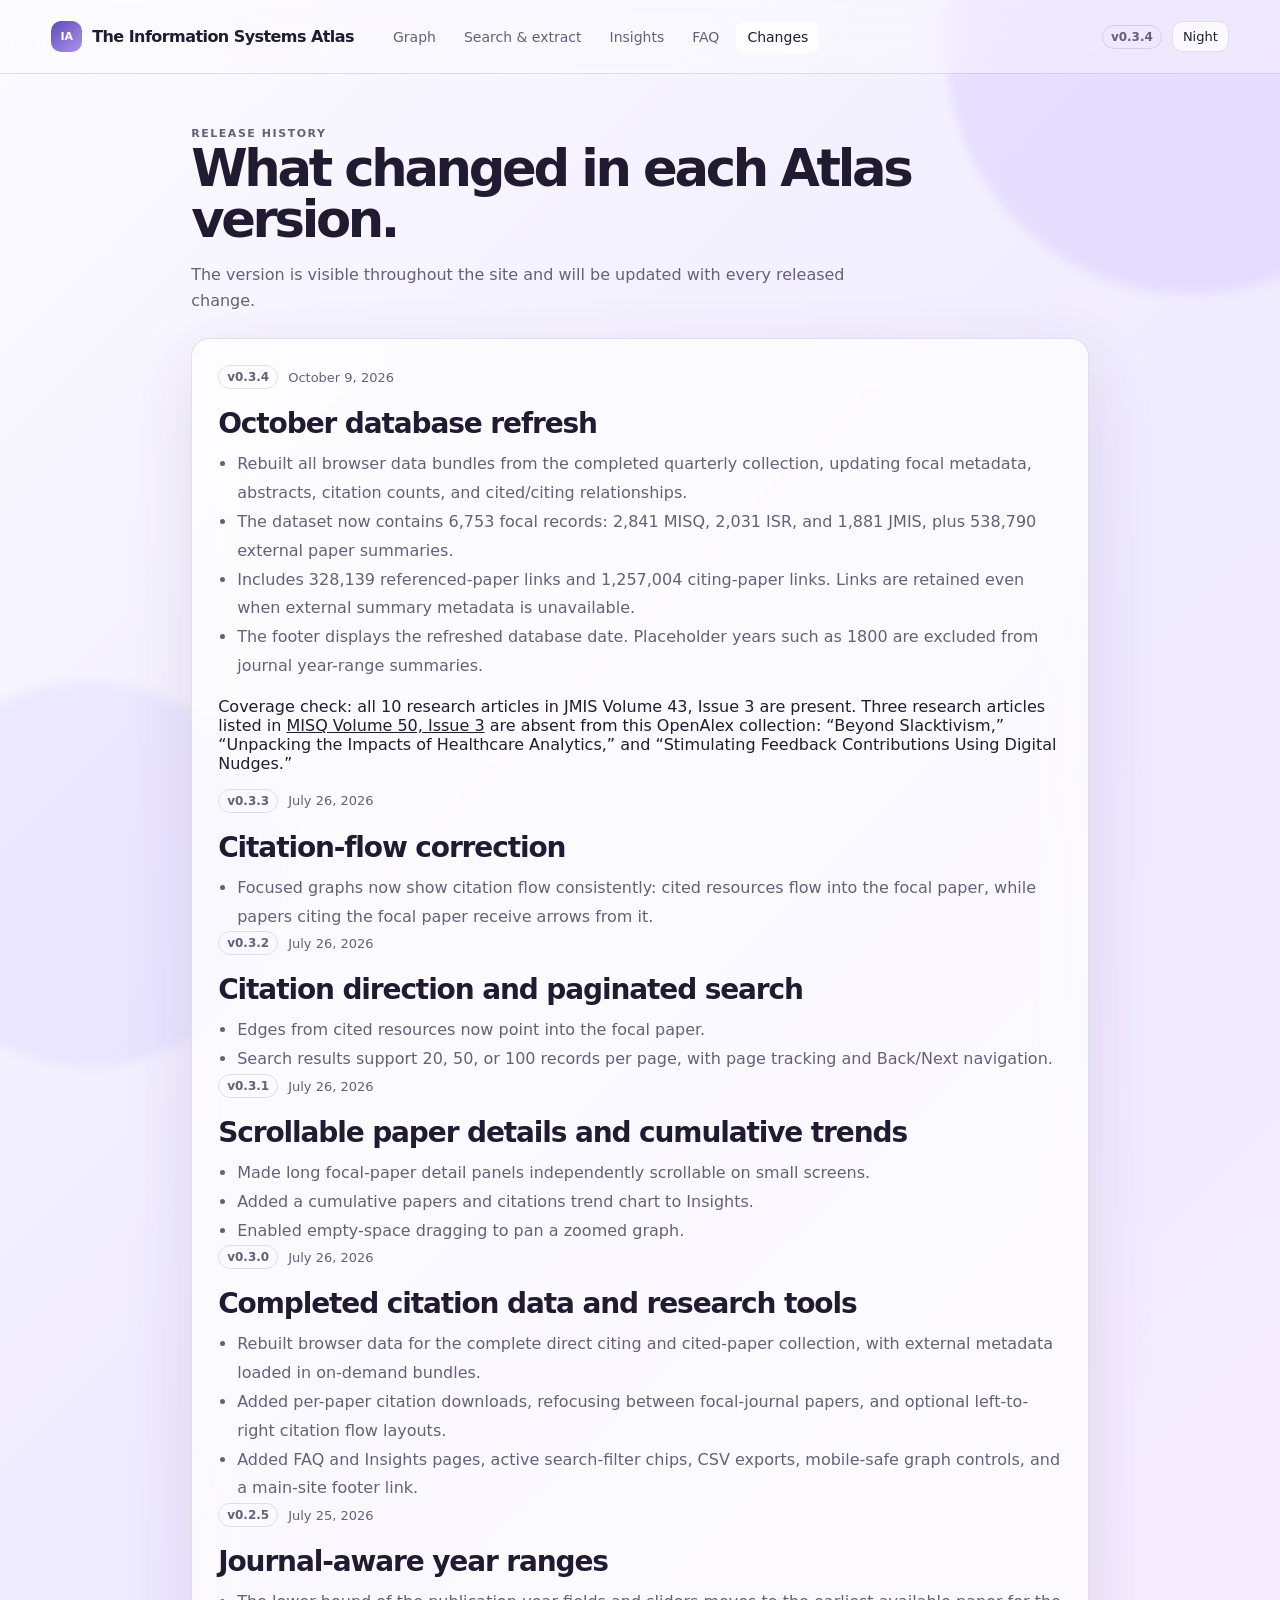
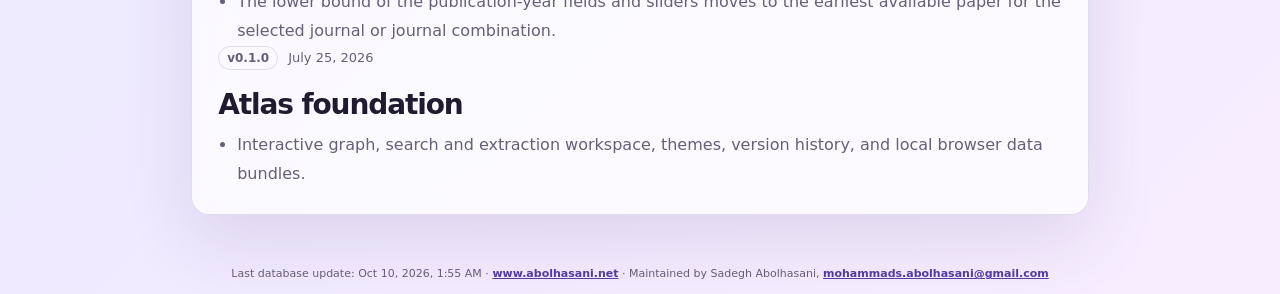
<file: changes.html>
<!doctype html>
<html lang="en">
  <head>
    <meta charset="UTF-8" />
    <meta name="viewport" content="width=device-width, initial-scale=1.0" />
    <title>Changes - The Information Systems Atlas</title>
    <link rel="stylesheet" href="styles.css" />
    <script defer src="version.js"></script>
    <script defer src="atlas_metadata.js"></script>
    <script defer src="app.js"></script>
  </head>
  <body>
    <div class="ambient ambient-one"></div><div class="ambient ambient-two"></div>
    <header class="site-header">
      <a class="brand" href="index.html"><span class="brand-mark">IA</span><span>The Information Systems Atlas</span></a>
      <nav aria-label="Primary navigation"><a href="index.html">Graph</a><a href="search.html">Search &amp; extract</a><a href="insights.html">Insights</a><a href="faq.html">FAQ</a><a class="active" href="changes.html">Changes</a></nav>
      <div class="header-actions"><span class="version-pill">v<span data-version></span></span><button class="theme-toggle" type="button" aria-label="Toggle night mode">Night</button></div>
    </header>
    <main class="changes-layout">
      <section class="hero-panel compact"><p class="eyebrow">Release history</p><h1>What changed in each Atlas version.</h1><p>The version is visible throughout the site and will be updated with every released change.</p></section>
      <section class="changelog-card">
        <article><div class="release-meta"><span class="version-pill">v0.3.4</span><time datetime="2026-10-09">October 9, 2026</time></div><h2>October database refresh</h2><ul><li>Rebuilt all browser data bundles from the completed quarterly collection, updating focal metadata, abstracts, citation counts, and cited/citing relationships.</li><li>The dataset now contains 6,753 focal records: 2,841 MISQ, 2,031 ISR, and 1,881 JMIS, plus 538,790 external paper summaries.</li><li>Includes 328,139 referenced-paper links and 1,257,004 citing-paper links. Links are retained even when external summary metadata is unavailable.</li><li>The footer displays the refreshed database date. Placeholder years such as 1800 are excluded from journal year-range summaries.</li></ul><p>Coverage check: all 10 research articles in JMIS Volume 43, Issue 3 are present. Three research articles listed in <a href="https://aisel.aisnet.org/misq/vol50/iss3/" target="_blank" rel="noreferrer">MISQ Volume 50, Issue 3</a> are absent from this OpenAlex collection: “Beyond Slacktivism,” “Unpacking the Impacts of Healthcare Analytics,” and “Stimulating Feedback Contributions Using Digital Nudges.”</p></article>
        <article><div class="release-meta"><span class="version-pill">v0.3.3</span><time datetime="2026-07-26">July 26, 2026</time></div><h2>Citation-flow correction</h2><ul><li>Focused graphs now show citation flow consistently: cited resources flow into the focal paper, while papers citing the focal paper receive arrows from it.</li></ul></article>
        <article><div class="release-meta"><span class="version-pill">v0.3.2</span><time datetime="2026-07-26">July 26, 2026</time></div><h2>Citation direction and paginated search</h2><ul><li>Edges from cited resources now point into the focal paper.</li><li>Search results support 20, 50, or 100 records per page, with page tracking and Back/Next navigation.</li></ul></article>
        <article><div class="release-meta"><span class="version-pill">v0.3.1</span><time datetime="2026-07-26">July 26, 2026</time></div><h2>Scrollable paper details and cumulative trends</h2><ul><li>Made long focal-paper detail panels independently scrollable on small screens.</li><li>Added a cumulative papers and citations trend chart to Insights.</li><li>Enabled empty-space dragging to pan a zoomed graph.</li></ul></article>
        <article><div class="release-meta"><span class="version-pill">v0.3.0</span><time datetime="2026-07-26">July 26, 2026</time></div><h2>Completed citation data and research tools</h2><ul><li>Rebuilt browser data for the complete direct citing and cited-paper collection, with external metadata loaded in on-demand bundles.</li><li>Added per-paper citation downloads, refocusing between focal-journal papers, and optional left-to-right citation flow layouts.</li><li>Added FAQ and Insights pages, active search-filter chips, CSV exports, mobile-safe graph controls, and a main-site footer link.</li></ul></article>
        <article><div class="release-meta"><span class="version-pill">v0.2.5</span><time datetime="2026-07-25">July 25, 2026</time></div><h2>Journal-aware year ranges</h2><ul><li>The lower bound of the publication-year fields and sliders moves to the earliest available paper for the selected journal or journal combination.</li></ul></article>
        <article><div class="release-meta"><span class="version-pill">v0.1.0</span><time datetime="2026-07-25">July 25, 2026</time></div><h2>Atlas foundation</h2><ul><li>Interactive graph, search and extraction workspace, themes, version history, and local browser data bundles.</li></ul></article>
      </section>
    </main>
    <footer>Last database update: <span data-last-update>Reading...</span> · <a href="https://www.abolhasani.net" target="_blank" rel="noreferrer">www.abolhasani.net</a> · Maintained by Sadegh Abolhasani, <a href="mailto:mohammads.abolhasani@gmail.com">mohammads.abolhasani@gmail.com</a></footer>
  </body>
</html>
</file>
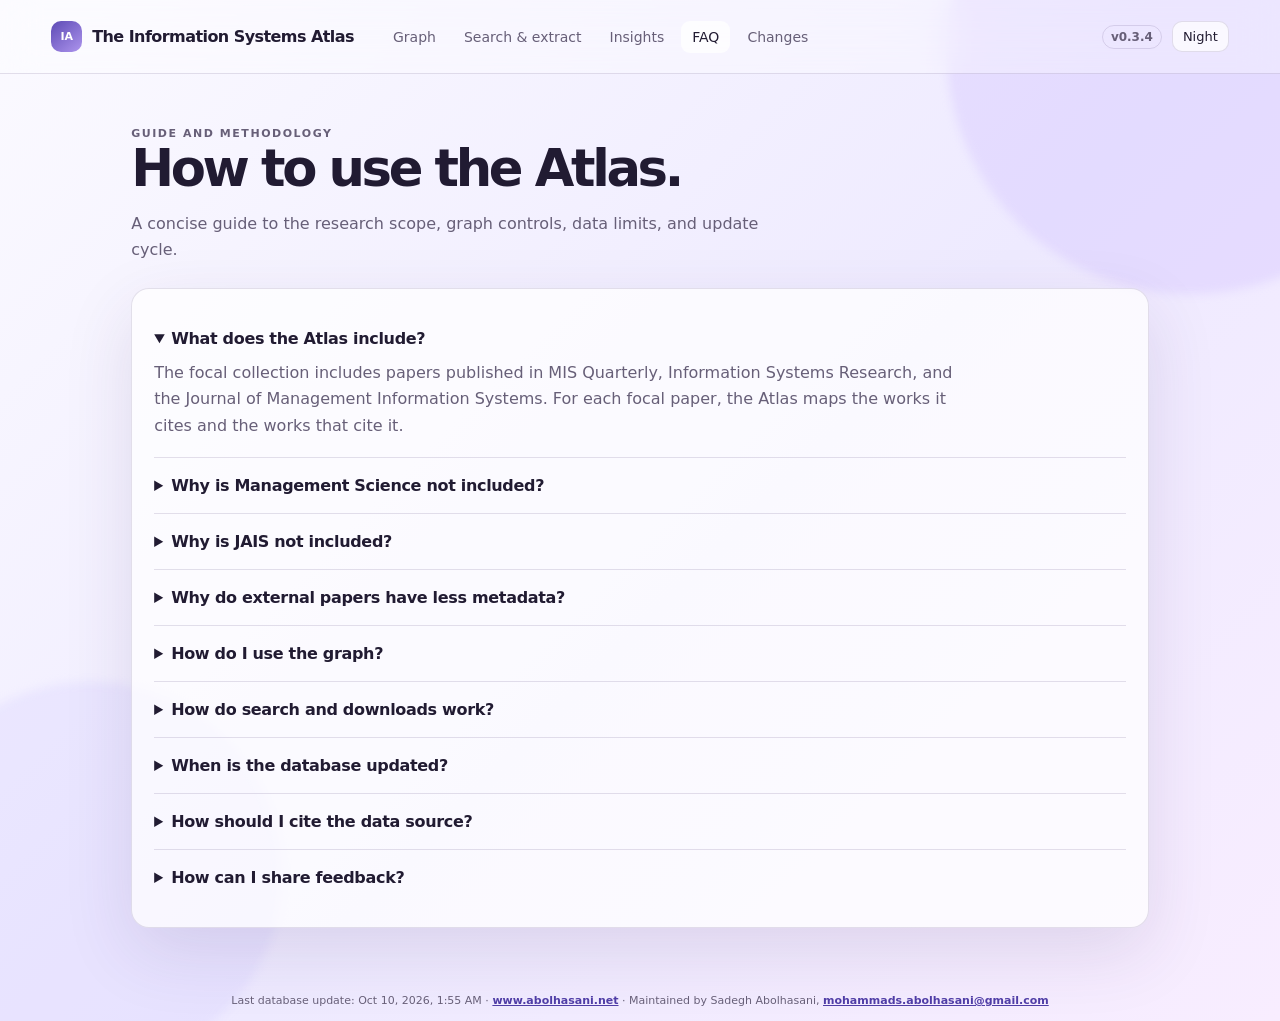
<file: faq.html>
<!doctype html>
<html lang="en">
  <head><meta charset="UTF-8" /><meta name="viewport" content="width=device-width, initial-scale=1.0" /><title>FAQ - The Information Systems Atlas</title><link rel="stylesheet" href="styles.css" /><script defer src="version.js"></script><script defer src="atlas_metadata.js"></script><script defer src="app.js"></script></head>
  <body><div class="ambient ambient-one"></div><div class="ambient ambient-two"></div>
    <header class="site-header"><a class="brand" href="index.html"><span class="brand-mark">IA</span><span>The Information Systems Atlas</span></a><nav aria-label="Primary navigation"><a href="index.html">Graph</a><a href="search.html">Search &amp; extract</a><a href="insights.html">Insights</a><a class="active" href="faq.html">FAQ</a><a href="changes.html">Changes</a></nav><div class="header-actions"><span class="version-pill">v<span data-version></span></span><button class="theme-toggle" type="button" aria-label="Toggle night mode">Night</button></div></header>
    <main class="faq-layout"><section class="hero-panel compact"><p class="eyebrow">Guide and methodology</p><h1>How to use the Atlas.</h1><p>A concise guide to the research scope, graph controls, data limits, and update cycle.</p></section><section class="faq-card"><details open><summary>What does the Atlas include?</summary><p>The focal collection includes papers published in MIS Quarterly, Information Systems Research, and the Journal of Management Information Systems. For each focal paper, the Atlas maps the works it cites and the works that cite it.</p></details><details><summary>Why is Management Science not included?</summary><p>The Atlas has a deliberately partial information-systems focus. Management Science is important to IS scholarship, but its wider management-science remit would substantially change the project scope and obscure the focal IS-journal comparison.</p></details><details><summary>Why is JAIS not included?</summary><p>JAIS was evaluated during collection, but it has roughly an order of magnitude more indexed records than the other focal journals while delivering comparatively underwhelming citation concentration. Including it would dominate the interface without serving this narrower top-journal comparison.</p></details><details><summary>Why do external papers have less metadata?</summary><p>External cited and citing papers are included as linkable graph neighbors with basic title, venue, year, DOI, and paper-link information where available. The much larger external universe makes collecting and serving full metadata for every one of those papers operationally impractical.</p></details><details><summary>How do I use the graph?</summary><p>Choose one or more journals, then narrow the period, topic, or subfield. Select a focal paper to open its direct citation neighborhood. In a focused view, turn on the left-to-right arrangement to place cited sources on the left and citing papers on the right. Drag nodes, use the zoom buttons or scroll wheel, and select another focal-journal node to refocus the graph.</p></details><details><summary>How do search and downloads work?</summary><p>Use Search &amp; extract to combine metadata filters. Active filters appear below the controls and can be removed one at a time. Download result sets as indented JSON or CSV. Each focal-paper result also provides separate JSON and CSV downloads for its cited and citing papers.</p></details><details><summary>When is the database updated?</summary><p>The intended update schedule is every three months. The precise latest database timestamp appears in the footer. Citation counts and links can change between OpenAlex snapshots.</p></details><details><summary>How should I cite the data source?</summary><p>The Atlas uses <a href="https://openalex.org" target="_blank" rel="noreferrer">OpenAlex</a>. Please also cite: Priem, J., Piwowar, H., &amp; Orr, R. (2022). <a href="https://arxiv.org/abs/2205.01833" target="_blank" rel="noreferrer">OpenAlex: A fully-open index of scholarly works, authors, venues, institutions, and concepts</a>. arXiv:2205.01833.</p></details><details><summary>How can I share feedback?</summary><p>Please share feedback, corrections, feature requests, and ideas at <a href="mailto:mohammads.abolhasani@gmail.com">mohammads.abolhasani@gmail.com</a>. Your feedback will help guide the next update.</p></details></section></main>
    <footer>Last database update: <span data-last-update>Reading...</span> · <a href="https://www.abolhasani.net" target="_blank" rel="noreferrer">www.abolhasani.net</a> · Maintained by Sadegh Abolhasani, <a href="mailto:mohammads.abolhasani@gmail.com">mohammads.abolhasani@gmail.com</a></footer>
  </body>
</html>
</file>
<file: styles.css>
:root { --ink:#211b32; --muted:#675f78; --paper:rgba(255,255,255,.72); --line:rgba(74,53,116,.15); --lav:#eeeaff; --lav-2:#ded4fb; --shadow:0 24px 70px rgba(63,41,99,.12); --misq:#7463d9; --isr:#ef8a67; --jmis:#25a99b; --external:#98a0b8; --accent:#4f3da6; }
*{box-sizing:border-box} body{margin:0;min-height:100vh;color:var(--ink);font-family:Inter,ui-sans-serif,system-ui,-apple-system,BlinkMacSystemFont,"Segoe UI",sans-serif;background:linear-gradient(135deg,#fbfaff 0%,var(--lav) 55%,#f8edff 100%);transition:background .35s,color .35s}.ambient{position:fixed;border-radius:50%;filter:blur(5px);pointer-events:none;z-index:-1}.ambient-one{width:38vw;height:38vw;top:-15vw;right:-12vw;background:rgba(201,178,255,.28)}.ambient-two{width:30vw;height:30vw;bottom:-13vw;left:-8vw;background:rgba(207,197,255,.25)}
body.night{--ink:#f5f2fb;--muted:#bdb6ca;--paper:rgba(18,18,18,.88);--line:rgba(255,255,255,.15);--lav:#000;--lav-2:#000;--shadow:0 24px 70px rgba(0,0,0,.48);--accent:#c2aaff;background:#000}.night .ambient{display:none}.night input,.night select{background:#121212;color:var(--ink)}.night .network-shell{background:#050505}.night .paper-dialog{background:#0a0a0a}
a{color:inherit}.site-header{height:74px;padding:0 clamp(20px,4vw,64px);display:flex;align-items:center;gap:28px;border-bottom:1px solid var(--line);background:rgba(255,255,255,.32);backdrop-filter:blur(18px);position:sticky;top:0;z-index:20}.brand{display:flex;align-items:center;gap:10px;text-decoration:none;font-weight:760;letter-spacing:-.035em;white-space:nowrap}.brand-mark{width:31px;height:31px;border-radius:10px;display:grid;place-items:center;background:linear-gradient(140deg,#5d4bb5,#ad94ed);color:white;font-size:11px;letter-spacing:0}.site-header nav{display:flex;gap:6px}.site-header nav a{padding:8px 11px;border-radius:9px;text-decoration:none;color:var(--muted);font-size:14px}.site-header nav a.active,.site-header nav a:hover{color:var(--ink);background:var(--paper)}.header-actions{margin-left:auto;display:flex;align-items:center;gap:10px}.version-pill{font-size:12px;font-weight:750;border:1px solid var(--line);border-radius:999px;padding:4px 8px;color:var(--muted);white-space:nowrap}.theme-toggle,.text-button,.secondary-button{border:1px solid var(--line);border-radius:10px;background:var(--paper);color:var(--ink);cursor:pointer;font:inherit}.theme-toggle{padding:7px 10px;font-size:13px}.text-button{border:0;background:none;color:var(--accent);padding:0}.primary-button{border:0;border-radius:10px;background:var(--accent);color:white;padding:10px 15px;font:inherit;font-weight:700;cursor:pointer;box-shadow:0 8px 20px rgba(79,61,166,.22)}.secondary-button{padding:9px 12px;font-size:14px}
.graph-layout,.search-layout,.changes-layout{width:min(1540px,100%);margin:0 auto;padding:clamp(30px,4vw,62px) clamp(18px,4vw,64px) 56px}.graph-layout{display:grid;grid-template-columns:300px minmax(0,1fr);gap:20px}.hero-panel{grid-column:1/-1;max-width:790px}.hero-panel.compact{margin-bottom:24px}.eyebrow{text-transform:uppercase;letter-spacing:.14em;font-size:11px;font-weight:800;color:var(--accent);margin:0 0 11px}.hero-panel h1{font-size:clamp(34px,4vw,60px);line-height:.99;letter-spacing:-.065em;margin:0 0 17px}.hero-panel p{margin:0;max-width:670px;line-height:1.65;color:var(--muted)}
.control-panel,.search-controls,.results-panel,.changelog-card{background:var(--paper);border:1px solid var(--line);border-radius:18px;box-shadow:var(--shadow);backdrop-filter:blur(20px)}.control-panel{padding:20px;height:max-content;position:sticky;top:94px}.control-heading{display:flex;justify-content:space-between;gap:10px;align-items:center;margin-bottom:18px}.control-heading strong{font-size:14px}.control-panel fieldset{border:0;padding:0;margin:0 0 16px}.control-panel legend,label{font-size:12px;font-weight:750;color:var(--muted)}.journal-options{display:grid;gap:9px;margin-top:8px}.journal-options label{display:flex;align-items:center;gap:7px;color:var(--ink);font-weight:600}.journal-dot{width:8px;height:8px;border-radius:50%}.misq{background:var(--misq)}.isr{background:var(--isr)}.jmis{background:var(--jmis)}.filter-grid{display:grid;grid-template-columns:1fr 1fr;gap:10px}.control-panel>label{display:grid;gap:6px;margin-top:13px}input,select{width:100%;border:1px solid var(--line);background:rgba(255,255,255,.64);color:var(--ink);border-radius:9px;padding:9px 10px;font:inherit;font-size:13px;outline:none}input:focus,select:focus{border-color:var(--accent);box-shadow:0 0 0 3px rgba(103,76,196,.14)}.graph-legend{display:grid;gap:8px;margin-top:21px;color:var(--muted);font-size:11px}.graph-legend span{display:flex;align-items:center;gap:7px}.line{display:inline-block;width:19px;height:3px;border-radius:99px}.line.misq{background:var(--misq)}.line.isr{background:var(--isr)}.line.jmis{background:var(--jmis)}.line.external{background:var(--external)}
.journal-stats{display:grid;gap:7px;margin:0 0 17px}.journal-stats>p{margin:0;font-size:12px;line-height:1.45;color:var(--muted)}.journal-stat{border-left:3px solid var(--journal-color);padding:7px 0 7px 9px;background:linear-gradient(90deg,color-mix(in srgb,var(--journal-color) 8%,transparent),transparent);border-radius:4px}.journal-stat strong{display:block;font-size:12px;color:var(--ink)}.journal-stat span{display:block;margin-top:2px;font-size:11px;color:var(--muted)}.year-range-control{margin-top:1px!important}.year-range-labels{display:flex;justify-content:space-between;margin:8px 0 5px;font-size:11px;color:var(--muted);font-weight:700}.range-sliders{display:grid;gap:4px}.range-sliders input[type="range"]{width:100%;height:14px;padding:0;border:0;background:transparent;appearance:none}.range-sliders input[type="range"]::-webkit-slider-runnable-track{height:4px;background:var(--line);border-radius:999px}.range-sliders input[type="range"]::-webkit-slider-thumb{appearance:none;width:15px;height:15px;margin-top:-5px;border:2px solid #fff;border-radius:50%;background:var(--accent);box-shadow:0 1px 5px rgba(24,17,47,.26);cursor:ew-resize}.range-sliders input[type="range"]::-moz-range-track{height:4px;background:var(--line);border-radius:999px}.range-sliders input[type="range"]::-moz-range-thumb{width:12px;height:12px;border:2px solid #fff;border-radius:50%;background:var(--accent);box-shadow:0 1px 5px rgba(24,17,47,.26);cursor:ew-resize}
.network-shell{position:relative;min-height:650px;overflow:hidden;background:rgba(255,255,255,.48);border:1px solid var(--line);border-radius:20px;box-shadow:var(--shadow)}.network-toolbar{display:flex;justify-content:space-between;align-items:flex-start;gap:12px;padding:16px 20px;position:absolute;inset:0 0 auto;z-index:3;background:linear-gradient(180deg,rgba(255,255,255,.65),transparent);pointer-events:none}.network-toolbar strong{display:block;font-size:14px}.network-toolbar span,.toolbar-hint{font-size:12px;color:var(--muted);margin-top:4px;display:block}.toolbar-hint{padding-top:2px}.zoom-controls{margin-left:auto;display:flex;gap:4px;pointer-events:auto}.zoom-controls button{min-width:30px;height:30px;border:1px solid var(--line);border-radius:8px;background:var(--paper);color:var(--ink);cursor:pointer;font-weight:750}.zoom-controls #zoom-reset{min-width:48px;font-size:11px}#network-canvas{display:block;width:100%;height:650px;cursor:grab}.network-empty,.network-loading{position:absolute;inset:0;display:grid;place-items:center;color:var(--muted);font-size:14px}.network-loading{background:rgba(247,244,255,.55);z-index:2}.night .network-loading{background:rgba(0,0,0,.6)}
.paper-dialog{width:min(620px,calc(100vw - 28px));max-height:min(82vh,850px);border:1px solid var(--line);border-radius:20px;padding:30px;background:#fff;color:var(--ink);box-shadow:0 25px 100px rgba(16,8,35,.35)}.paper-dialog::backdrop{background:rgba(25,16,44,.32);backdrop-filter:blur(3px)}.close-dialog{position:absolute;right:13px;top:12px;border:0;background:transparent;font-size:30px;cursor:pointer;color:var(--muted)}.paper-kicker{font-size:12px;font-weight:750;color:var(--accent);margin-bottom:10px}.paper-dialog h2{font-size:27px;letter-spacing:-.045em;line-height:1.1;margin:0 25px 15px 0}.paper-meta{display:flex;gap:7px;flex-wrap:wrap;margin-bottom:18px}.paper-meta span{font-size:12px;padding:5px 8px;background:var(--lav);border-radius:999px}.night .paper-meta span{background:#171717}.detail-section{border-top:1px solid var(--line);padding:14px 0}.detail-section h3{font-size:12px;text-transform:uppercase;letter-spacing:.1em;color:var(--muted);margin:0 0 7px}.detail-section p{margin:0;line-height:1.55;font-size:14px}.detail-section a{color:var(--accent);font-weight:700}.detail-chips{display:flex;gap:6px;flex-wrap:wrap}.detail-chips span{font-size:12px;border:1px solid var(--line);border-radius:999px;padding:4px 7px}.dialog-hint{font-size:12px;color:var(--muted);margin-top:17px}
.search-controls{padding:22px}.search-grid{display:grid;grid-template-columns:repeat(4,minmax(0,1fr));gap:14px}.search-grid label{display:grid;gap:6px}.search-grid label:first-child{grid-column:span 2}.search-actions{display:flex;align-items:center;gap:9px;flex-wrap:wrap;margin-top:19px}.result-count{margin-right:auto;color:var(--muted);font-size:13px}.results-panel{margin-top:20px;overflow:hidden}.result-row{padding:18px 20px;border-bottom:1px solid var(--line);display:grid;grid-template-columns:minmax(0,1fr) auto;gap:16px}.result-row:last-child{border-bottom:0}.result-row h2{font-size:16px;letter-spacing:-.025em;margin:0 0 6px}.result-row h2 a{text-decoration:none}.result-row p{margin:0;color:var(--muted);font-size:13px;line-height:1.5}.result-tags{display:flex;gap:6px;flex-wrap:wrap;align-content:start}.result-tags span{font-size:11px;background:var(--lav);border-radius:999px;padding:4px 6px;white-space:nowrap}.night .result-tags span{background:#171717}.empty-results{padding:40px;text-align:center;color:var(--muted)}.changes-layout{max-width:1000px}.changelog-card{padding:26px}.release-meta{display:flex;gap:10px;align-items:center;color:var(--muted);font-size:13px}.changelog-card h2{font-size:28px;letter-spacing:-.04em;margin:18px 0 10px}.changelog-card ul{margin:0;padding-left:19px;line-height:1.8;color:var(--muted)}footer{border-top:1px solid var(--line);padding:22px max(18px,4vw);color:var(--muted);font-size:13px}footer a{color:var(--accent);font-weight:650}
@media(max-width:920px){.graph-layout{grid-template-columns:1fr}.control-panel{position:static}.search-grid{grid-template-columns:repeat(2,minmax(0,1fr))}.site-header{gap:12px}.site-header nav{display:none}.network-shell,#network-canvas{min-height:560px;height:560px}}@media(max-width:600px){.brand span:last-child{display:none}.hero-panel h1{font-size:38px}.search-grid{grid-template-columns:1fr}.search-grid label:first-child{grid-column:auto}.result-row{grid-template-columns:1fr}.toolbar-hint{display:none}.header-actions{gap:5px}.theme-toggle span{display:none}}

/* Version 0.2 layout refinements */
body{display:flex;flex-direction:column}.graph-layout,.search-layout,.changes-layout{flex:1;padding-bottom:42px}.control-panel{top:86px;max-height:calc(100vh - 98px);overflow:auto}footer{margin-top:auto;padding:10px max(18px,4vw) 14px;text-align:center;font-size:11px;background:transparent;border:0}
@media(max-width:920px){.control-panel{position:sticky;top:82px;z-index:10}}

/* Version 0.2.1 interaction and alignment corrections */
.journal-options input[type="checkbox"]{width:auto;min-width:0;margin:0;accent-color:var(--accent)}.network-empty[hidden],.network-loading[hidden]{display:none!important}

/* Version 0.2.2: focused graph stays active beside the paper details. */
.paper-dialog{position:fixed;top:92px;right:22px;left:auto;margin:0;width:min(430px,calc(100vw - 40px));height:calc(100vh - 120px);max-height:none;z-index:30;overflow-y:auto;overscroll-behavior:contain;scrollbar-gutter:stable}.paper-dialog::backdrop{display:none}
@media(max-width:700px){.paper-dialog{top:auto;right:12px;bottom:12px;width:calc(100vw - 24px);height:min(70vh,700px)}}

/* Version 0.3: complete citation neighborhoods, research actions, and responsive layouts. */
.flow-toggle{display:flex!important;align-items:center;gap:8px;margin:3px 0 0!important;color:var(--ink)!important}.flow-toggle input{width:auto;min-width:0;margin:0;accent-color:var(--accent)}.relationship-actions,.result-actions{display:flex;gap:6px;flex-wrap:wrap;margin:0 0 16px}.relationship-actions button,.result-actions button,.filter-chip{border:1px solid var(--line);border-radius:8px;background:var(--paper);color:var(--ink);font:inherit;font-size:11px;font-weight:700;padding:6px 8px;cursor:pointer}.relationship-actions button:hover,.result-actions button:hover,.filter-chip:hover{border-color:var(--accent);color:var(--accent)}.relationship-actions button:disabled,.result-actions button:disabled{opacity:.55;cursor:wait}.detail-chips{max-width:100%}.detail-chips span{max-width:100%;overflow-wrap:anywhere;word-break:break-word}.detail-section p{overflow-wrap:anywhere}.paper-dialog #paper-details{padding-bottom:12px}.active-filters{display:flex;flex-wrap:wrap;gap:7px;min-height:0;margin-top:15px}.filter-chip{display:inline-flex;align-items:center;gap:7px;background:var(--lav);border-radius:999px}.filter-chip b{font-size:13px;line-height:1}.result-actions{margin-top:10px}.result-row{align-items:start}.insights-layout,.faq-layout{width:min(1120px,100%);margin:0 auto;padding:clamp(30px,4vw,62px) clamp(18px,4vw,64px) 56px;flex:1}.insight-controls{display:grid;grid-template-columns:minmax(0,1.25fr) minmax(180px,.6fr) minmax(280px,1fr);gap:16px;align-items:end;padding:20px;border:1px solid var(--line);border-radius:18px;background:var(--paper);box-shadow:var(--shadow)}.insight-controls label{display:grid;gap:7px}.insight-years{display:grid;grid-template-columns:1fr 1fr;gap:10px}.insight-years input{padding:0;border:0;background:transparent;accent-color:var(--accent)}.insight-summary{display:grid;grid-template-columns:repeat(3,1fr);gap:12px;margin:20px 0}.insight-summary div{padding:18px;border:1px solid var(--line);border-radius:15px;background:var(--paper)}.insight-summary strong{display:block;font-size:28px;letter-spacing:-.04em}.insight-summary span{display:block;margin-top:4px;color:var(--muted);font-size:12px}.insight-chart-card,.faq-card{padding:22px;border:1px solid var(--line);border-radius:18px;background:var(--paper);box-shadow:var(--shadow)}.chart-key{display:flex;gap:18px;flex-wrap:wrap;font-size:12px;color:var(--muted)}.chart-key span{display:flex;gap:7px;align-items:center}.insight-chart-card h2{font-size:18px;letter-spacing:-.03em;margin:28px 0 0}#insight-chart,#insight-cumulative-chart{display:block;width:100%;height:390px;margin-top:14px}.faq-card{display:grid;gap:0}.faq-card details{padding:18px 0;border-bottom:1px solid var(--line)}.faq-card details:last-child{border-bottom:0}.faq-card summary{cursor:pointer;font-size:16px;font-weight:760;letter-spacing:-.02em}.faq-card p{max-width:800px;margin:12px 0 0;color:var(--muted);line-height:1.65}.faq-card a{color:var(--accent);font-weight:700}.night .filter-chip{background:#171717}.night .insight-chart-card,.night .faq-card,.night .insight-summary div,.night .insight-controls{background:#111}
.pagination{display:flex;align-items:center;justify-content:center;gap:7px;flex-wrap:wrap;padding:18px}.pagination button{border:1px solid var(--line);border-radius:8px;background:var(--paper);color:var(--ink);font:inherit;font-size:12px;font-weight:700;padding:7px 10px;cursor:pointer}.pagination button.active{background:var(--accent);border-color:var(--accent);color:#fff}.pagination button:disabled{opacity:.45;cursor:not-allowed}.pagination span{font-size:12px;color:var(--muted);padding:0 3px}
@media(max-width:920px){.site-header{height:auto;min-height:64px;align-items:center;flex-wrap:wrap;padding-top:10px;padding-bottom:10px}.site-header nav{display:flex!important;order:3;width:100%;overflow-x:auto;white-space:nowrap;padding-bottom:2px}.header-actions{margin-left:auto}.graph-layout{display:flex;flex-direction:column}.hero-panel{order:0}.control-panel{position:static!important;top:auto!important;max-height:none!important;overflow:visible!important;order:1}.network-shell{order:2;min-height:560px}.network-shell,#network-canvas{height:560px}.paper-dialog{position:fixed;z-index:40}.insight-controls{grid-template-columns:1fr}.insight-summary{grid-template-columns:1fr 1fr}.search-grid{grid-template-columns:repeat(2,minmax(0,1fr))}.search-grid label:first-child{grid-column:span 2}}
@media(max-width:600px){.site-header{gap:8px}.brand span:last-child{display:none}.header-actions{gap:5px}.graph-layout,.search-layout,.insights-layout,.faq-layout{padding-left:14px;padding-right:14px}.control-panel{padding:16px}.filter-grid,.insight-years{grid-template-columns:1fr}.network-toolbar{padding:13px 14px}.network-toolbar>div:first-child{max-width:70%}.network-shell,#network-canvas{min-height:500px;height:500px}.paper-dialog{top:76px;right:8px;bottom:8px;width:calc(100vw - 16px);height:calc(100vh - 84px);padding:24px 17px}.paper-dialog h2{font-size:22px}.relationship-actions button,.result-actions button{font-size:10px}.search-grid,.search-grid label:first-child{grid-template-columns:1fr;grid-column:auto}.result-row{padding:15px}.result-tags{display:none}.insight-summary{grid-template-columns:1fr}.insight-summary div{padding:14px}#insight-chart,#insight-cumulative-chart{height:280px}.faq-card,.insight-chart-card{padding:16px}}
</file>
